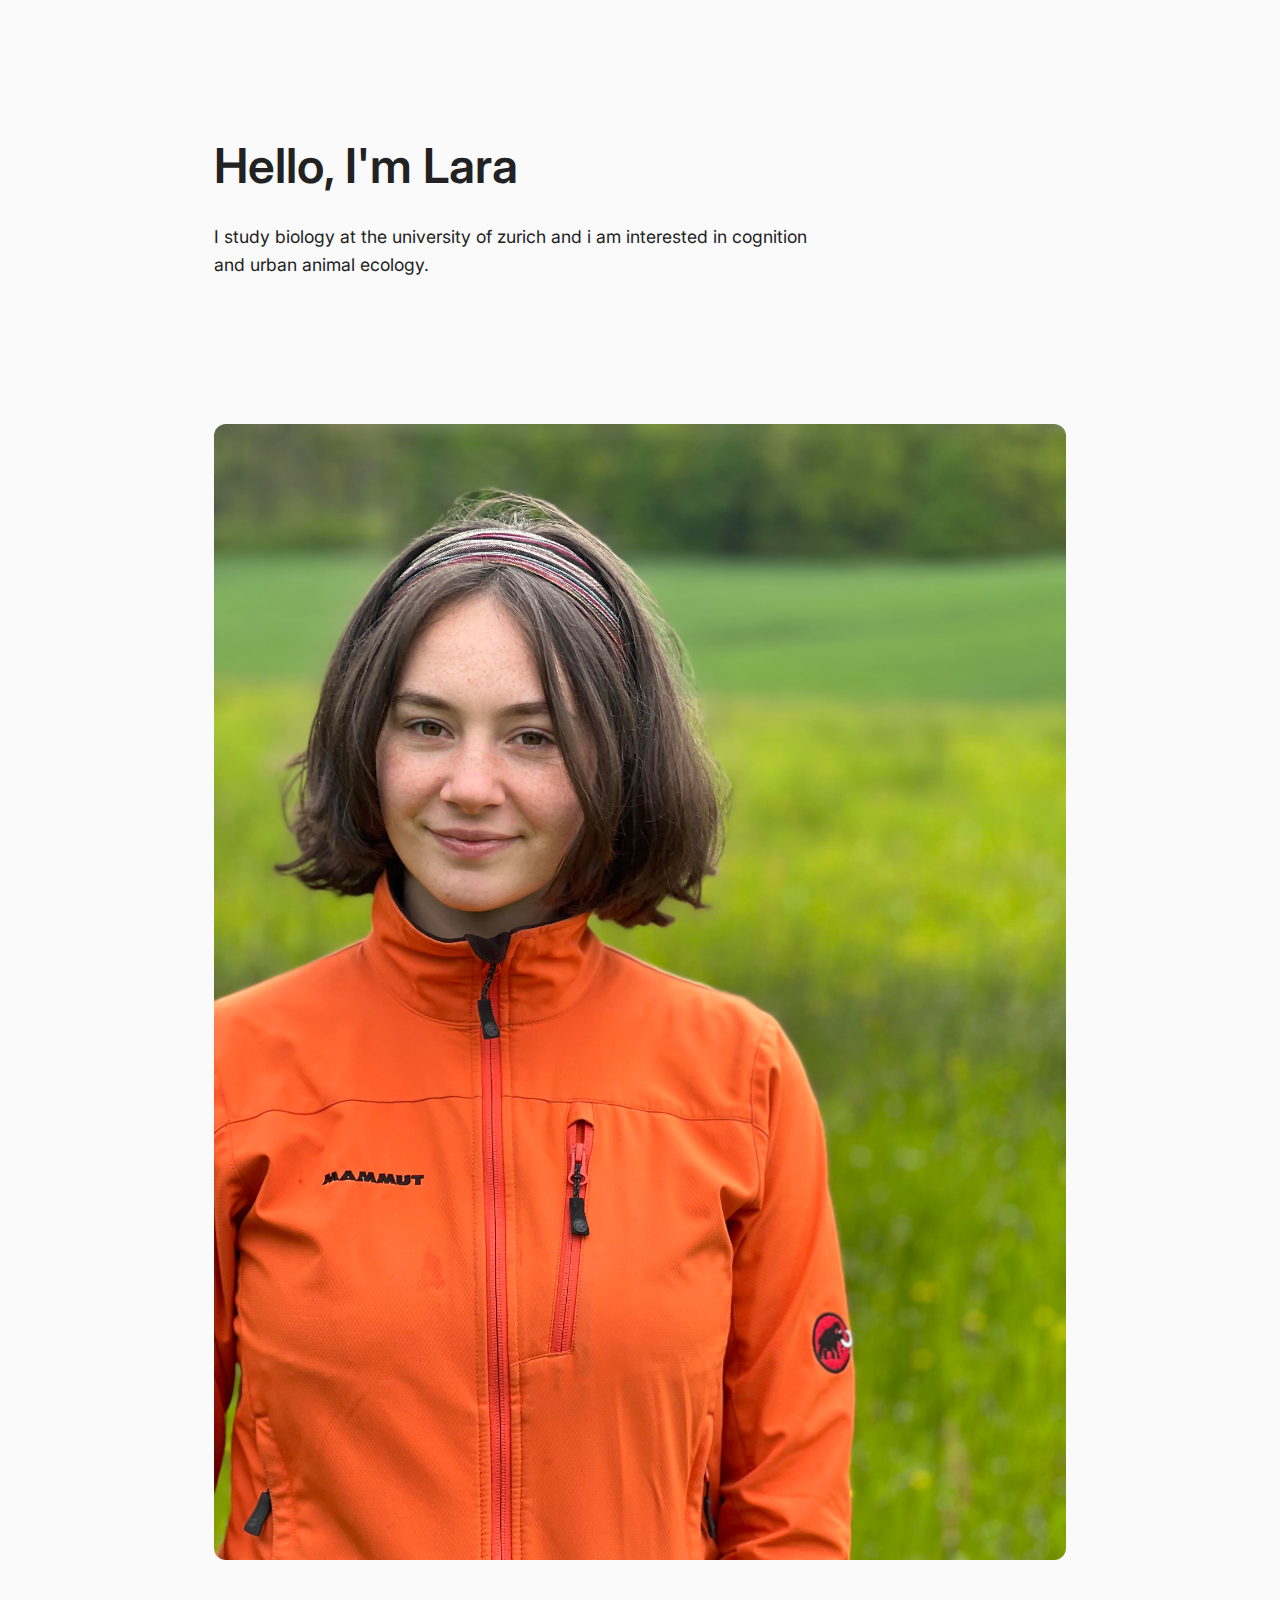
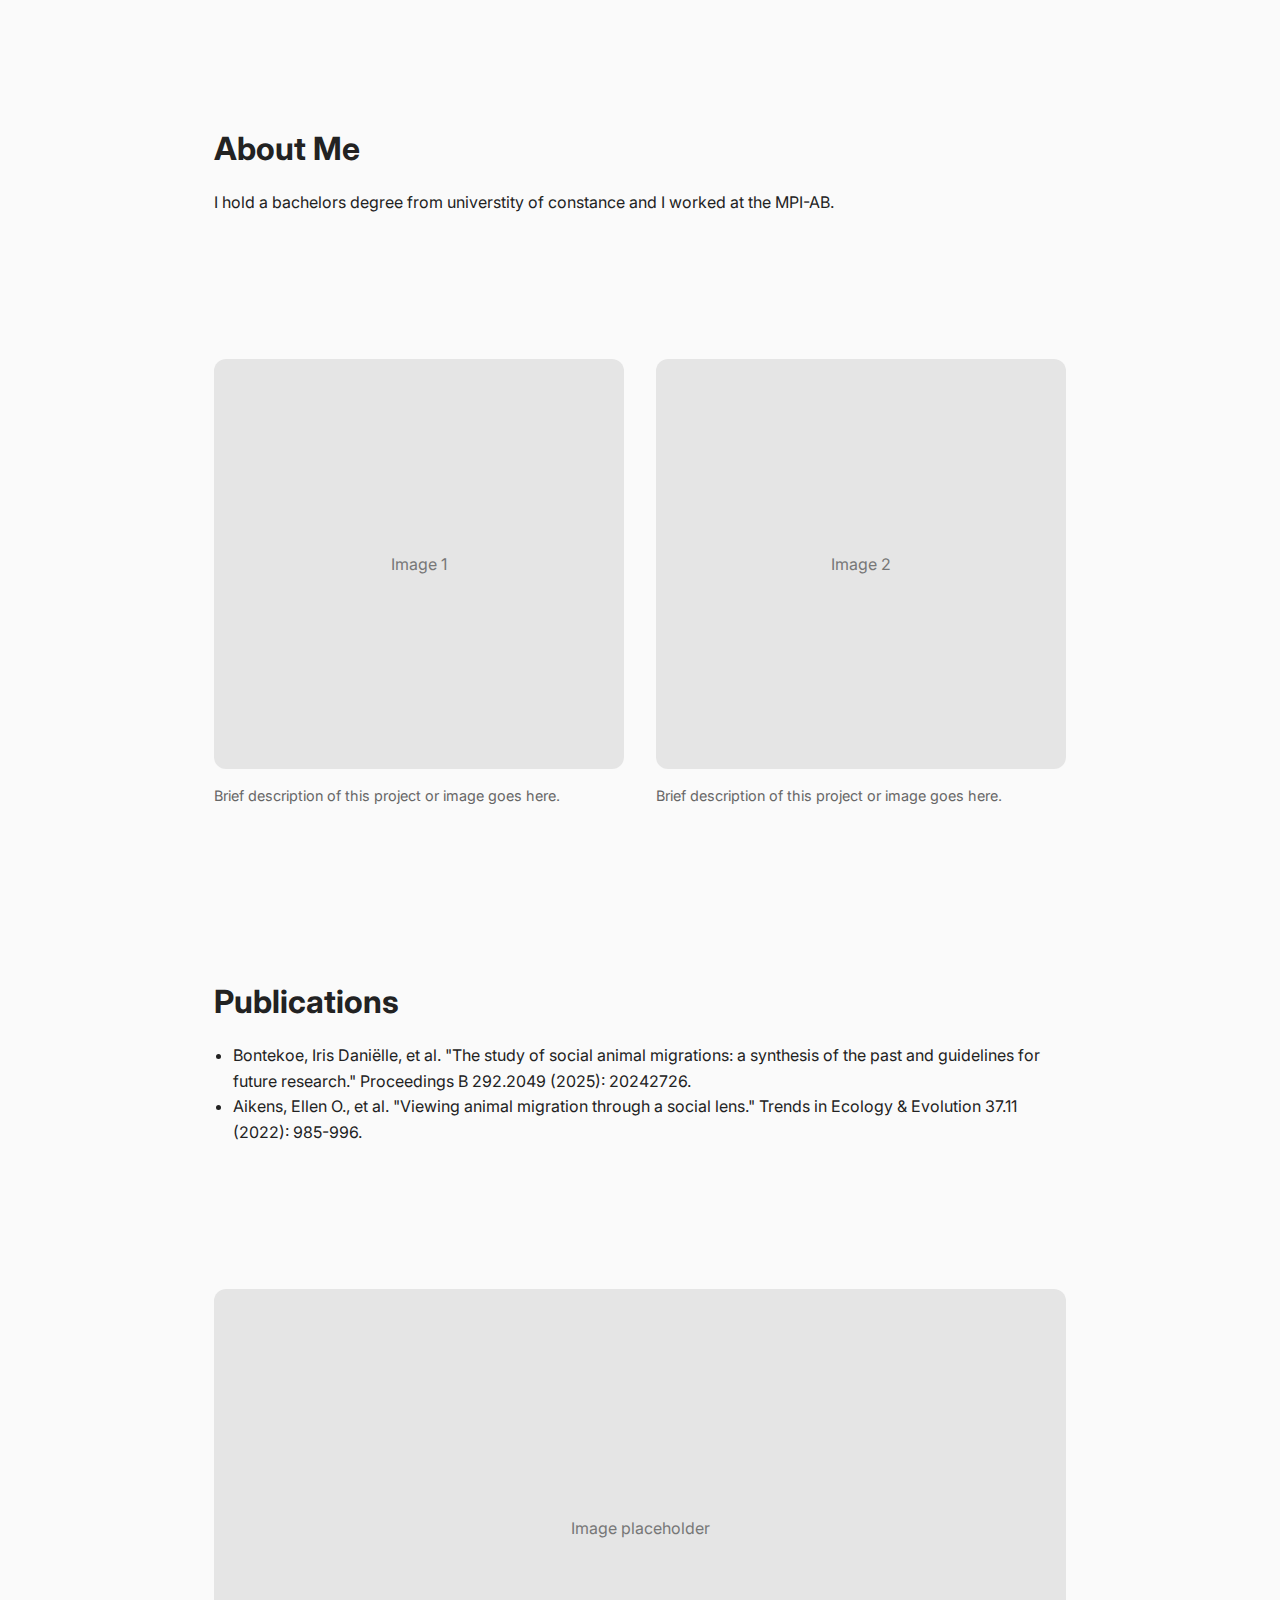
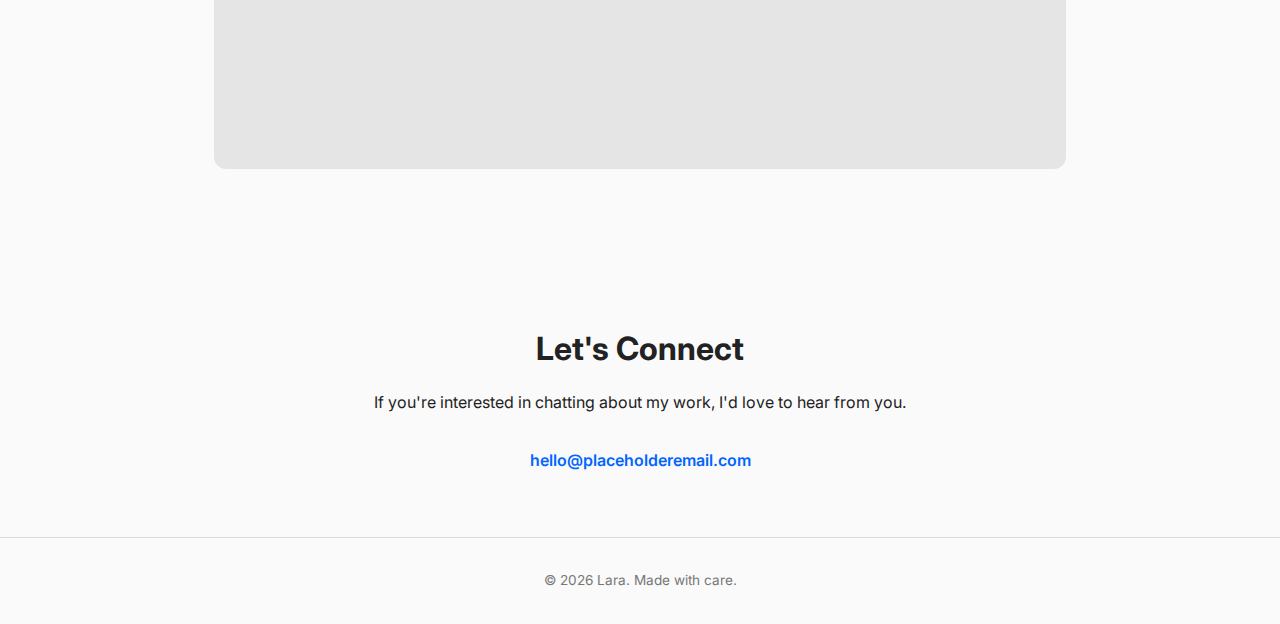
<file: index.html>
<!DOCTYPE html>
<html lang="en">
<head>
  <meta charset="UTF-8" />
  <meta name="viewport" content="width=device-width, initial-scale=1" />
  <title>Lara Blumenstiel – Personal Website</title>

  <!-- Link CSS -->
  <link rel="stylesheet" href="style.css" />

  <!-- Optional nice font -->
  <link rel="preconnect" href="https://fonts.googleapis.com">
  <link rel="preconnect" href="https://fonts.gstatic.com" crossorigin>
  <link href="https://fonts.googleapis.com/css2?family=Inter:wght@300;400;600&display=swap" rel="stylesheet">
</head>
<body>

  <!-- HERO -->
  <section class="section hero">
    <h1>Hello, I'm Lara</h1>
    <p class="intro">
      I study biology at the university of zurich and i am interested in cognition and urban animal ecology. 
    </p>
  </section>

  <!-- MAIN IMAGE -->
  <section class="section">
    <div class="image-frame">
      <img src="profile-image.jpg" alt="Creative workspace">
    </div>
  </section>

  <!-- ABOUT -->
  <section class="section">
    <h2>About Me</h2>
    <p>
      I hold a bachelors degree from universtity of constance and I worked at the MPI-AB.
    </p>
  </section>

  <!-- TWO IMAGES -->
  <section class="section grid">
    <div>
      <div class="image-placeholder">Image 1</div>
      <p class="caption">Brief description of this project or image goes here.</p>
    </div>

    <div>
      <div class="image-placeholder">Image 2</div>
      <p class="caption">Brief description of this project or image goes here.</p>
    </div>
  </section>

  <!-- WORK -->
  <section class="section">
    <h2>Publications</h2>
    <ul class="work-list">
      <li>Bontekoe, Iris Daniëlle, et al. "The study of social animal migrations: a synthesis of the past and guidelines for future research." Proceedings B 292.2049 (2025): 20242726.</li>
      <li>Aikens, Ellen O., et al. "Viewing animal migration through a social lens." Trends in Ecology & Evolution 37.11 (2022): 985-996.</li>
      
    </ul>
  </section>

  <!-- LARGE IMAGE -->
  <section class="section">
    <div class="image-wide">Image placeholder</div>
  </section>

  <!-- CONTACT -->
  <section class="section center">
    <h2>Let's Connect</h2>
    <p>
      If you're interested in chatting about my work,
      I'd love to hear from you.
    </p>
    <a class="email" href="mailto:hello@placeholderemail.com">
      hello@placeholderemail.com
    </a>
  </section>

  <!-- FOOTER -->
  <footer>
    © 2026 Lara. Made with care.
  </footer>

</body>
</html>
</file>
<file: style.css>
* {
  box-sizing: border-box;
}

body {
  margin: 0;
  font-family: "Inter", sans-serif;
  color: #222;
  background: #fafafa;
  line-height: 1.6;
}

.section {
  max-width: 900px;
  margin: 0 auto;
  padding: 4rem 1.5rem;
}

.hero {
  padding-top: 6rem;
}

h1 {
  font-size: 3rem;
  font-weight: 600;
  margin-bottom: 1rem;
}

h2 {
  font-size: 2rem;
  margin-bottom: 1rem;
}

.intro {
  font-size: 1.1rem;
  max-width: 600px;
}

.image-frame img {
  width: 100%;
  border-radius: 12px;
}

.image-placeholder,
.image-wide {
  background: #e5e5e5;
  color: #777;
  display: flex;
  align-items: center;
  justify-content: center;
  border-radius: 12px;
}

.image-placeholder {
  aspect-ratio: 1 / 1;
}

.image-wide {
  aspect-ratio: 16 / 9;
}

.grid {
  display: grid;
  grid-template-columns: 1fr;
  gap: 2rem;
}

@media (min-width: 700px) {
  .grid {
    grid-template-columns: 1fr 1fr;
  }
}

.caption {
  font-size: 0.9rem;
  color: #666;
}

.work-list {
  list-style: disc;
  padding-left: 1.2rem;
}

.center {
  text-align: center;
}

.email {
  display: inline-block;
  margin-top: 1rem;
  font-weight: 600;
  color: #0066ff;
  text-decoration: none;
}

.email:hover {
  text-decoration: underline;
}

footer {
  text-align: center;
  padding: 2rem;
  font-size: 0.85rem;
  color: #777;
  border-top: 1px solid #ddd;
}
</file>
